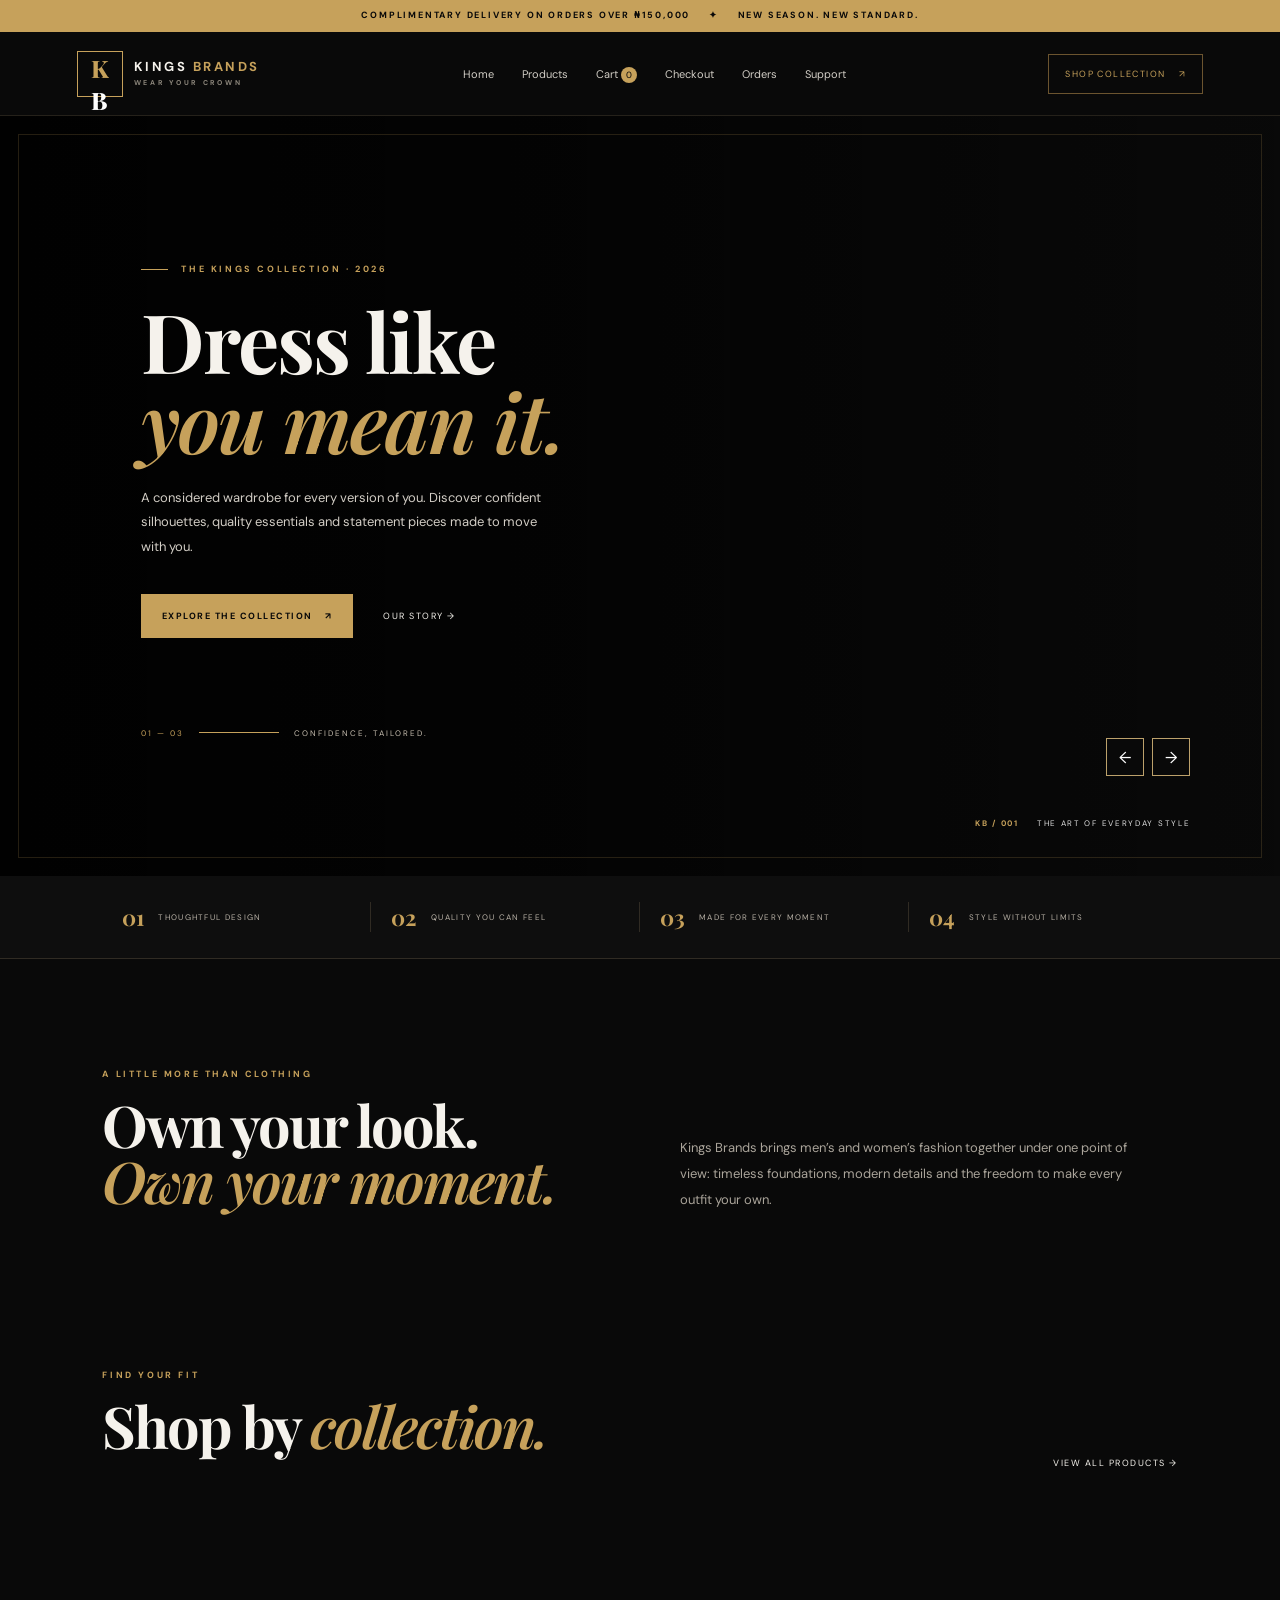
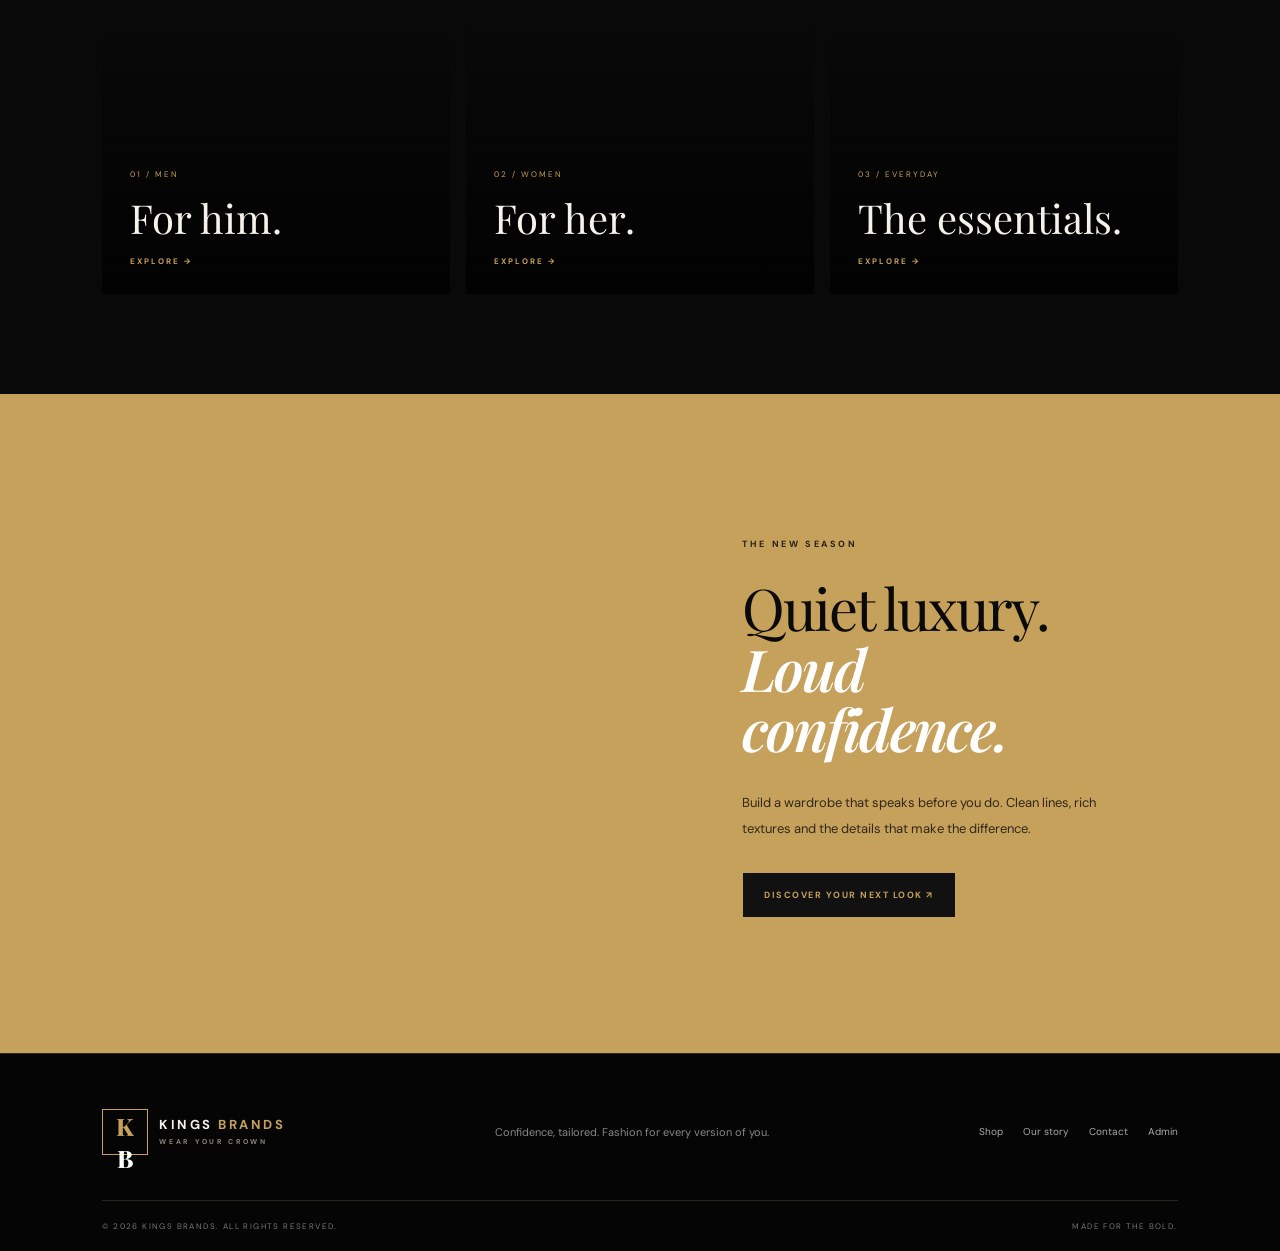
<file: index.html>
<!DOCTYPE html><html lang="en"><head><meta charset="UTF-8"><meta name="viewport" content="width=device-width, initial-scale=1.0"><meta name="theme-color" content="#090909"><title>Home | Kings Brands</title><link rel="preconnect" href="https://fonts.googleapis.com"><link rel="preconnect" href="https://fonts.gstatic.com" crossorigin><link href="https://fonts.googleapis.com/css2?family=DM+Sans:wght@400;500;600;700&family=Playfair+Display:wght@600;700;800&display=swap" rel="stylesheet"><link rel="stylesheet" href="styles.css"></head><body><div class="announcement">COMPLIMENTARY DELIVERY ON ORDERS OVER ₦150,000 <span>✦</span> NEW SEASON. NEW STANDARD.</div>
<header class="site-header">
  <a class="brand" href="index.html"><span class="brand-mark">K<span>B</span></span><span class="brand-name">KINGS <b>BRANDS</b><small>WEAR YOUR CROWN</small></span></a>
  <button class="menu-toggle" id="menuToggle" aria-label="Open navigation">☰</button>
  <nav id="mainNav"><a href="index.html">Home</a><a href="products.html">Products</a><a href="cart.html">Cart <i id="cartCount">0</i></a><a href="checkout.html">Checkout</a><a href="orders.html">Orders</a><a href="support.html">Support</a></nav>
  <a class="header-cta" href="products.html">SHOP COLLECTION <span>↗</span></a>
</header><main><section class="hero" id="home"><div class="hero-shade"></div><div class="hero-content"><p class="eyebrow"><span></span> THE KINGS COLLECTION · 2026</p><h1>Dress like<br><em>you mean it.</em></h1><p class="hero-copy">A considered wardrobe for every version of you. Discover confident silhouettes, quality essentials and statement pieces made to move with you.</p><div class="hero-actions"><a class="btn btn-gold" href="products.html">EXPLORE THE COLLECTION <span>↗</span></a><a class="text-link" href="#story">OUR STORY →</a></div><div class="hero-foot"><span>01 — 03</span><span class="hero-line"></span><span>CONFIDENCE, TAILORED.</span></div></div><div class="hero-caption"><b>KB / 001</b><span>THE ART OF EVERYDAY STYLE</span></div><div class="slide-controls"><button id="prevSlide">←</button><button id="nextSlide">→</button></div></section>
<section class="trust-strip"><div><b>01</b><span>THOUGHTFUL DESIGN</span></div><div><b>02</b><span>QUALITY YOU CAN FEEL</span></div><div><b>03</b><span>MADE FOR EVERY MOMENT</span></div><div><b>04</b><span>STYLE WITHOUT LIMITS</span></div></section>
<section class="section intro" id="story"><div><p class="eyebrow">A LITTLE MORE THAN CLOTHING</p><h2>Own your look.<br><em>Own your moment.</em></h2></div><p>Kings Brands brings men’s and women’s fashion together under one point of view: timeless foundations, modern details and the freedom to make every outfit your own.</p></section>
<section class="section category-section"><div class="section-heading"><div><p class="eyebrow">FIND YOUR FIT</p><h2>Shop by <em>collection.</em></h2></div><a class="text-link" href="products.html">VIEW ALL PRODUCTS →</a></div><div class="category-grid"><a href="products.html?gender=Men" class="category-card cat-men"><span>01 / MEN</span><h3>For him.</h3><b>EXPLORE →</b></a><a href="products.html?gender=Women" class="category-card cat-women"><span>02 / WOMEN</span><h3>For her.</h3><b>EXPLORE →</b></a><a href="products.html?gender=Essentials" class="category-card cat-essentials"><span>03 / EVERYDAY</span><h3>The essentials.</h3><b>EXPLORE →</b></a></div></section>
<section class="campaign section"><div class="campaign-image"></div><div class="campaign-copy"><p class="eyebrow">THE NEW SEASON</p><h2>Quiet luxury.<br><em>Loud confidence.</em></h2><p>Build a wardrobe that speaks before you do. Clean lines, rich textures and the details that make the difference.</p><a class="btn btn-dark" href="products.html">DISCOVER YOUR NEXT LOOK ↗</a></div></section></main><footer class="site-footer"><div class="footer-main"><a class="brand" href="index.html"><span class="brand-mark">K<span>B</span></span><span class="brand-name">KINGS <b>BRANDS</b><small>WEAR YOUR CROWN</small></span></a><p>Confidence, tailored. Fashion for every version of you.</p><div class="footer-links"><a href="products.html">Shop</a><a href="index.html#story">Our story</a><a href="support.html">Contact</a><a href="admin.html">Admin</a></div></div><div class="footer-bottom"><span>© <span id="year"></span> KINGS BRANDS. ALL RIGHTS RESERVED.</span><span>MADE FOR THE BOLD.</span></div></footer><div id="toast" class="toast" role="status"></div><script src="app.js"></script></body></html>
</file>
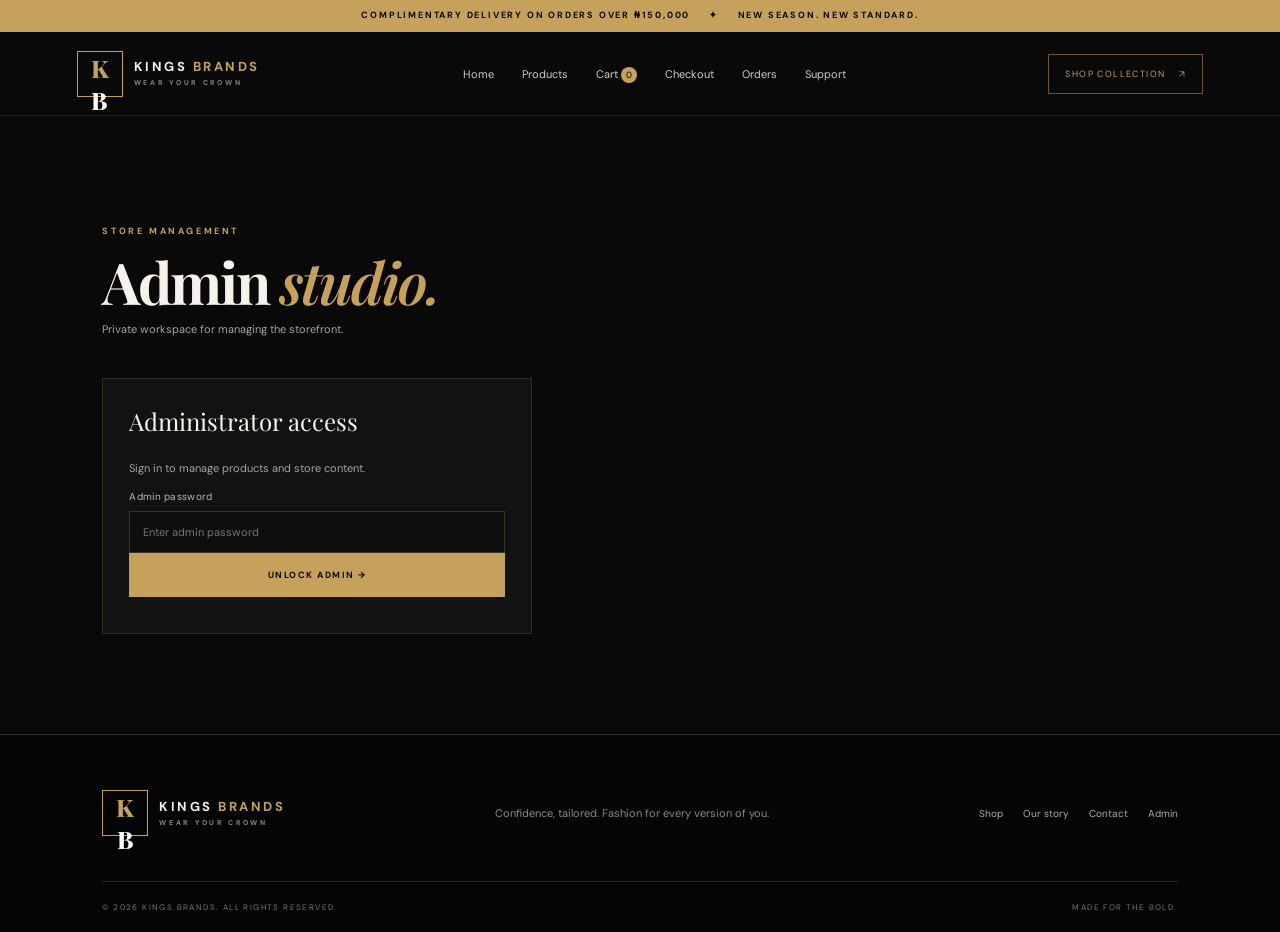
<file: admin.html>
<!DOCTYPE html><html lang="en"><head><meta charset="UTF-8"><meta name="viewport" content="width=device-width, initial-scale=1.0"><meta name="theme-color" content="#090909"><title>Admin Studio | Kings Brands</title><link rel="preconnect" href="https://fonts.googleapis.com"><link rel="preconnect" href="https://fonts.gstatic.com" crossorigin><link href="https://fonts.googleapis.com/css2?family=DM+Sans:wght@400;500;600;700&family=Playfair+Display:wght@600;700;800&display=swap" rel="stylesheet"><link rel="stylesheet" href="styles.css"></head><body><div class="announcement">COMPLIMENTARY DELIVERY ON ORDERS OVER ₦150,000 <span>✦</span> NEW SEASON. NEW STANDARD.</div>
<header class="site-header">
  <a class="brand" href="index.html"><span class="brand-mark">K<span>B</span></span><span class="brand-name">KINGS <b>BRANDS</b><small>WEAR YOUR CROWN</small></span></a>
  <button class="menu-toggle" id="menuToggle" aria-label="Open navigation">☰</button>
  <nav id="mainNav"><a href="index.html">Home</a><a href="products.html">Products</a><a href="cart.html">Cart <i id="cartCount">0</i></a><a href="checkout.html">Checkout</a><a href="orders.html">Orders</a><a href="support.html">Support</a></nav>
  <a class="header-cta" href="products.html">SHOP COLLECTION <span>↗</span></a>
</header><main><section class="section inner-page admin-section"><div class="page-heading"><p class="eyebrow">STORE MANAGEMENT</p><h2>Admin <em>studio.</em></h2><p class="muted">Private workspace for managing the storefront.</p></div><div id="adminLogin" class="admin-login form-card"><h3>Administrator access</h3><p class="muted">Sign in to manage products and store content.</p><form id="adminLoginForm"><label>Admin password<input name="password" type="password" required placeholder="Enter admin password"></label><button class="btn btn-gold full">UNLOCK ADMIN →</button><p id="adminLoginError" class="form-status"></p></form></div><div id="adminPanel" hidden><div class="admin-top"><div><span class="eyebrow">CONTROL CENTRE</span><h3>Store overview</h3></div><button class="btn btn-outline" id="adminLogout">LOG OUT</button></div><div class="admin-stats"><div><span>PRODUCTS</span><b id="adminProductCount">50</b></div><div><span>ORDERS ON THIS DEVICE</span><b id="adminOrderCount">0</b></div><div><span>FEEDBACK MESSAGES</span><b id="adminFeedbackCount">0</b></div></div><div class="admin-tabs"><button class="active" data-admin-tab="manage">PRODUCTS</button><button data-admin-tab="content">HOMEPAGE TEXT</button><button data-admin-tab="orders">ORDERS</button><button data-admin-tab="feedback">FEEDBACK</button></div><div id="adminManage" class="admin-content"><div class="admin-add"><h3>Add / edit product</h3><form id="productForm" class="form-grid"><input type="hidden" name="id"><label>Product name<input name="name" required></label><label>Price (₦)<input name="price" type="number" min="0" required></label><label>Category<input name="category" required></label><label>For<select name="gender"><option>Men</option><option>Women</option><option>Essentials</option></select></label><label>Image URL<input name="image"></label><label>Badge<input name="badge" placeholder="NEW / BESTSELLER"></label><label class="wide">Description<textarea name="description" rows="2"></textarea></label><div class="wide admin-form-actions"><button class="btn btn-gold">SAVE PRODUCT</button><button type="button" class="btn btn-outline" id="clearProductForm">CLEAR</button></div></form></div><div class="admin-product-list" id="adminProductList"></div></div><div id="adminContent" class="admin-content" hidden><h3>Edit homepage copy</h3><form id="contentForm" class="form-card"><label>Hero eyebrow<input name="eyebrow"></label><label>Main headline<input name="headline"></label><label>Hero description<textarea name="description" rows="3"></textarea></label><label>Announcement bar<input name="announcement"></label><button class="btn btn-gold">SAVE HOMEPAGE TEXT</button></form></div><div id="adminOrders" class="admin-content" hidden><div id="adminOrdersList"></div></div><div id="adminFeedback" class="admin-content" hidden><div id="adminFeedbackList"></div></div></div></section></main><footer class="site-footer"><div class="footer-main"><a class="brand" href="index.html"><span class="brand-mark">K<span>B</span></span><span class="brand-name">KINGS <b>BRANDS</b><small>WEAR YOUR CROWN</small></span></a><p>Confidence, tailored. Fashion for every version of you.</p><div class="footer-links"><a href="products.html">Shop</a><a href="index.html#story">Our story</a><a href="support.html">Contact</a><a href="admin.html">Admin</a></div></div><div class="footer-bottom"><span>© <span id="year"></span> KINGS BRANDS. ALL RIGHTS RESERVED.</span><span>MADE FOR THE BOLD.</span></div></footer><div id="toast" class="toast" role="status"></div><script src="app.js"></script></body></html>
</file>
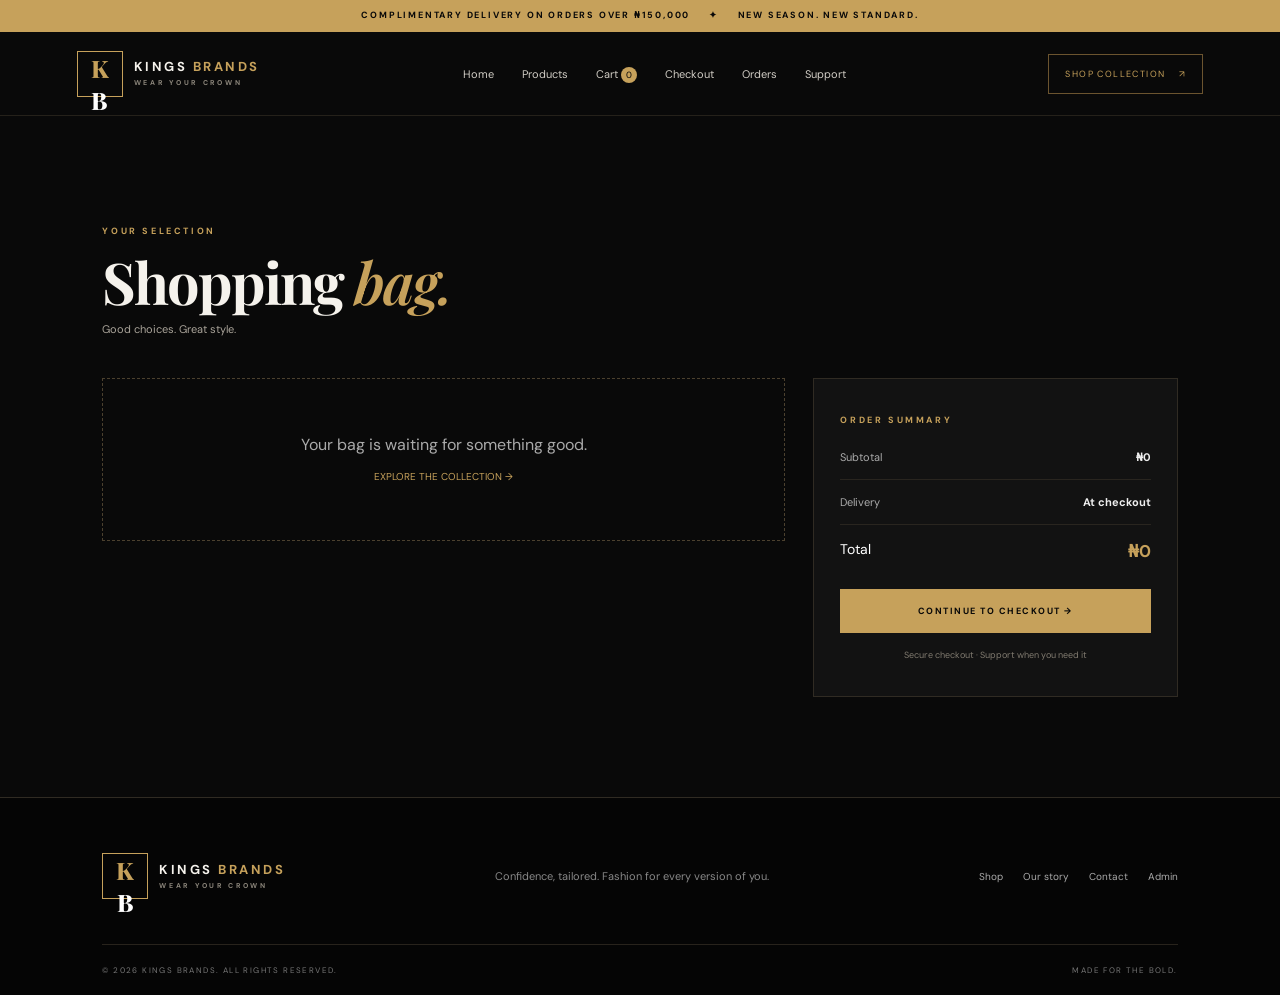
<file: cart.html>
<!DOCTYPE html><html lang="en"><head><meta charset="UTF-8"><meta name="viewport" content="width=device-width, initial-scale=1.0"><meta name="theme-color" content="#090909"><title>Shopping Cart | Kings Brands</title><link rel="preconnect" href="https://fonts.googleapis.com"><link rel="preconnect" href="https://fonts.gstatic.com" crossorigin><link href="https://fonts.googleapis.com/css2?family=DM+Sans:wght@400;500;600;700&family=Playfair+Display:wght@600;700;800&display=swap" rel="stylesheet"><link rel="stylesheet" href="styles.css"></head><body><div class="announcement">COMPLIMENTARY DELIVERY ON ORDERS OVER ₦150,000 <span>✦</span> NEW SEASON. NEW STANDARD.</div>
<header class="site-header">
  <a class="brand" href="index.html"><span class="brand-mark">K<span>B</span></span><span class="brand-name">KINGS <b>BRANDS</b><small>WEAR YOUR CROWN</small></span></a>
  <button class="menu-toggle" id="menuToggle" aria-label="Open navigation">☰</button>
  <nav id="mainNav"><a href="index.html">Home</a><a href="products.html">Products</a><a href="cart.html">Cart <i id="cartCount">0</i></a><a href="checkout.html">Checkout</a><a href="orders.html">Orders</a><a href="support.html">Support</a></nav>
  <a class="header-cta" href="products.html">SHOP COLLECTION <span>↗</span></a>
</header><main><section class="section inner-page"><div class="page-heading"><p class="eyebrow">YOUR SELECTION</p><h2>Shopping <em>bag.</em></h2><p class="muted">Good choices. Great style.</p></div><div class="cart-layout"><div id="cartItems" class="cart-items"></div><aside class="summary-card"><p class="eyebrow">ORDER SUMMARY</p><div class="summary-line"><span>Subtotal</span><b id="cartSubtotal">₦0</b></div><div class="summary-line"><span>Delivery</span><b>At checkout</b></div><div class="summary-line total"><span>Total</span><b id="cartTotal">₦0</b></div><a class="btn btn-gold full" href="checkout.html">CONTINUE TO CHECKOUT →</a><p class="fine-print">Secure checkout · Support when you need it</p></aside></div></section></main><footer class="site-footer"><div class="footer-main"><a class="brand" href="index.html"><span class="brand-mark">K<span>B</span></span><span class="brand-name">KINGS <b>BRANDS</b><small>WEAR YOUR CROWN</small></span></a><p>Confidence, tailored. Fashion for every version of you.</p><div class="footer-links"><a href="products.html">Shop</a><a href="index.html#story">Our story</a><a href="support.html">Contact</a><a href="admin.html">Admin</a></div></div><div class="footer-bottom"><span>© <span id="year"></span> KINGS BRANDS. ALL RIGHTS RESERVED.</span><span>MADE FOR THE BOLD.</span></div></footer><div id="toast" class="toast" role="status"></div><script src="app.js"></script></body></html>
</file>
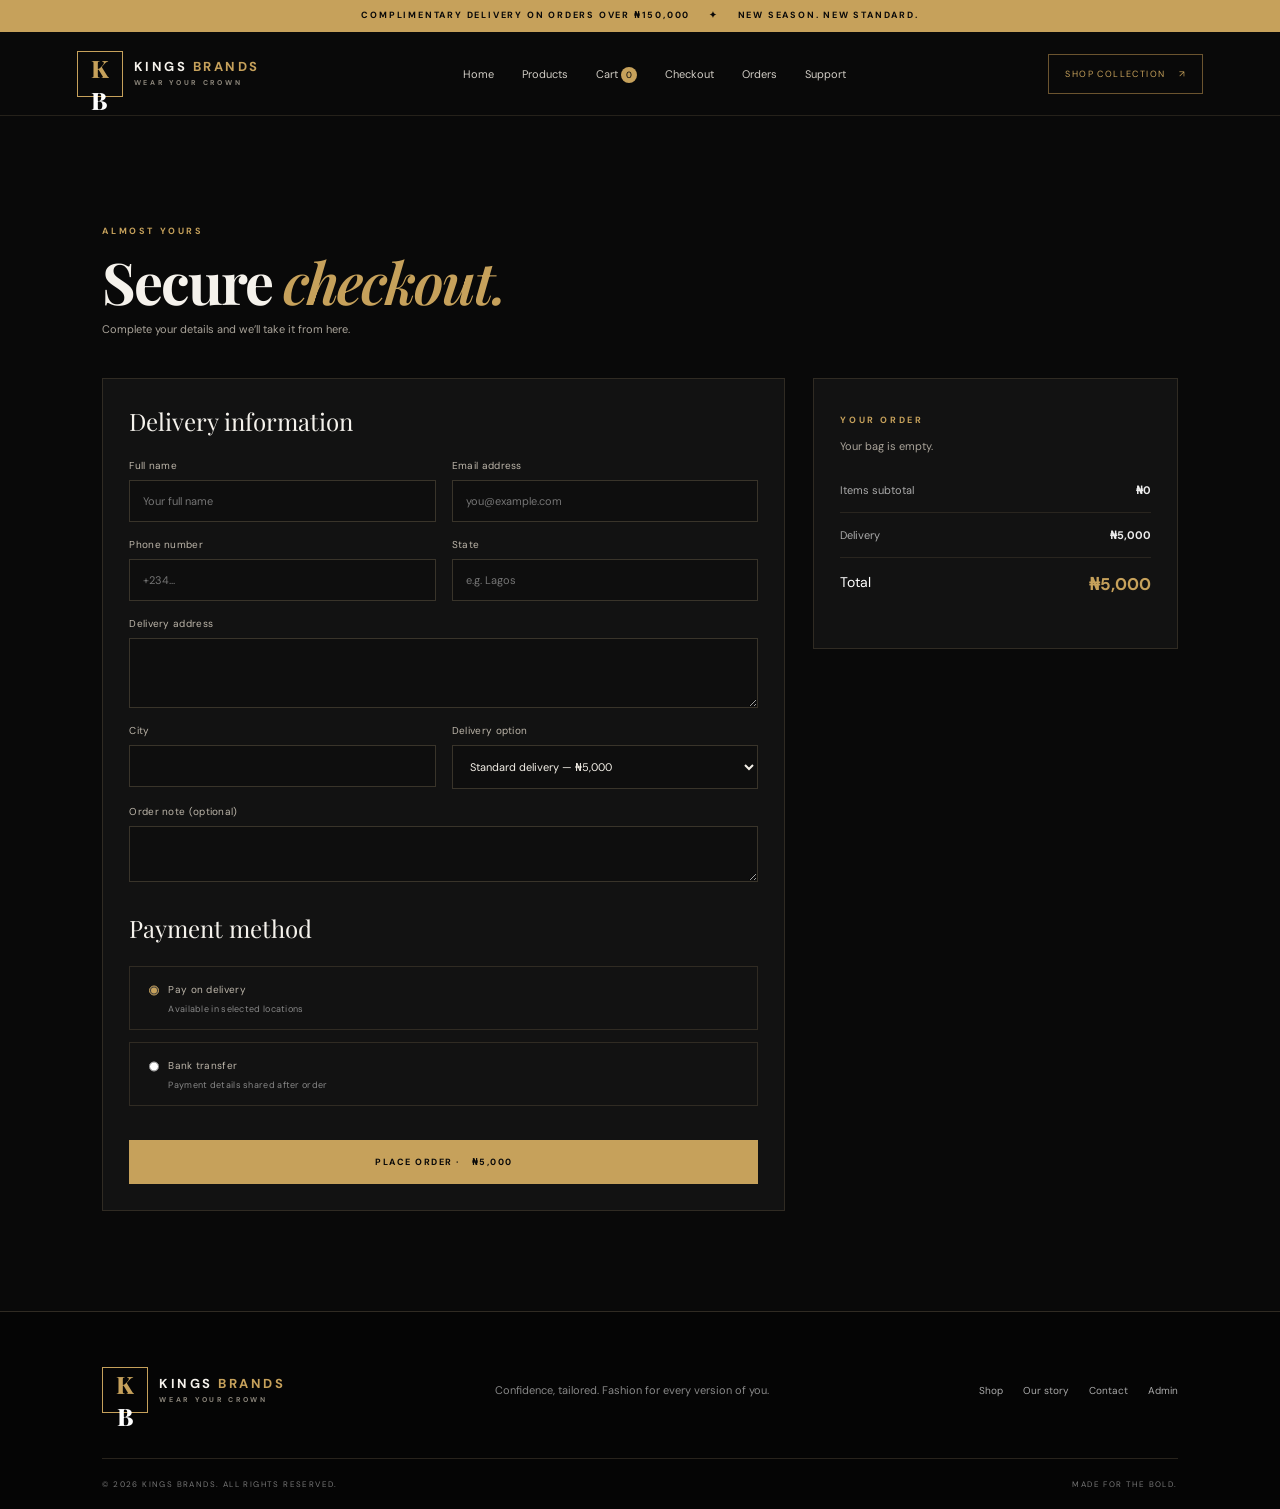
<file: checkout.html>
<!DOCTYPE html><html lang="en"><head><meta charset="UTF-8"><meta name="viewport" content="width=device-width, initial-scale=1.0"><meta name="theme-color" content="#090909"><title>Checkout | Kings Brands</title><link rel="preconnect" href="https://fonts.googleapis.com"><link rel="preconnect" href="https://fonts.gstatic.com" crossorigin><link href="https://fonts.googleapis.com/css2?family=DM+Sans:wght@400;500;600;700&family=Playfair+Display:wght@600;700;800&display=swap" rel="stylesheet"><link rel="stylesheet" href="styles.css"></head><body><div class="announcement">COMPLIMENTARY DELIVERY ON ORDERS OVER ₦150,000 <span>✦</span> NEW SEASON. NEW STANDARD.</div>
<header class="site-header">
  <a class="brand" href="index.html"><span class="brand-mark">K<span>B</span></span><span class="brand-name">KINGS <b>BRANDS</b><small>WEAR YOUR CROWN</small></span></a>
  <button class="menu-toggle" id="menuToggle" aria-label="Open navigation">☰</button>
  <nav id="mainNav"><a href="index.html">Home</a><a href="products.html">Products</a><a href="cart.html">Cart <i id="cartCount">0</i></a><a href="checkout.html">Checkout</a><a href="orders.html">Orders</a><a href="support.html">Support</a></nav>
  <a class="header-cta" href="products.html">SHOP COLLECTION <span>↗</span></a>
</header><main><section class="section inner-page"><div class="page-heading"><p class="eyebrow">ALMOST YOURS</p><h2>Secure <em>checkout.</em></h2><p class="muted">Complete your details and we’ll take it from here.</p></div><form id="checkoutForm" class="checkout-layout"><div class="form-card"><h3>Delivery information</h3><div class="form-grid"><label>Full name<input name="name" required placeholder="Your full name"></label><label>Email address<input name="email" type="email" required placeholder="you@example.com"></label><label>Phone number<input name="phone" type="tel" required placeholder="+234..."></label><label>State<input name="state" required placeholder="e.g. Lagos"></label><label class="wide">Delivery address<textarea name="address" required rows="3"></textarea></label><label>City<input name="city" required></label><label>Delivery option<select name="delivery"><option value="5000">Standard delivery — ₦5,000</option><option value="10000">Express delivery — ₦10,000</option></select></label><label class="wide">Order note (optional)<textarea name="note" rows="2"></textarea></label></div><h3 class="payment-title">Payment method</h3><label class="payment-option"><input type="radio" name="payment" value="Pay on delivery" checked> Pay on delivery <span>Available in selected locations</span></label><label class="payment-option"><input type="radio" name="payment" value="Bank transfer"> Bank transfer <span>Payment details shared after order</span></label><button class="btn btn-gold full" type="submit">PLACE ORDER · <span id="checkoutTotal">₦5,000</span></button></div><aside class="summary-card"><p class="eyebrow">YOUR ORDER</p><div id="checkoutItems"></div><div class="summary-line"><span>Items subtotal</span><b id="checkoutSubtotal">₦0</b></div><div class="summary-line"><span>Delivery</span><b id="checkoutDelivery">₦5,000</b></div><div class="summary-line total"><span>Total</span><b id="checkoutGrand">₦5,000</b></div></aside></form></section></main><footer class="site-footer"><div class="footer-main"><a class="brand" href="index.html"><span class="brand-mark">K<span>B</span></span><span class="brand-name">KINGS <b>BRANDS</b><small>WEAR YOUR CROWN</small></span></a><p>Confidence, tailored. Fashion for every version of you.</p><div class="footer-links"><a href="products.html">Shop</a><a href="index.html#story">Our story</a><a href="support.html">Contact</a><a href="admin.html">Admin</a></div></div><div class="footer-bottom"><span>© <span id="year"></span> KINGS BRANDS. ALL RIGHTS RESERVED.</span><span>MADE FOR THE BOLD.</span></div></footer><div id="toast" class="toast" role="status"></div><script src="app.js"></script></body></html>
</file>
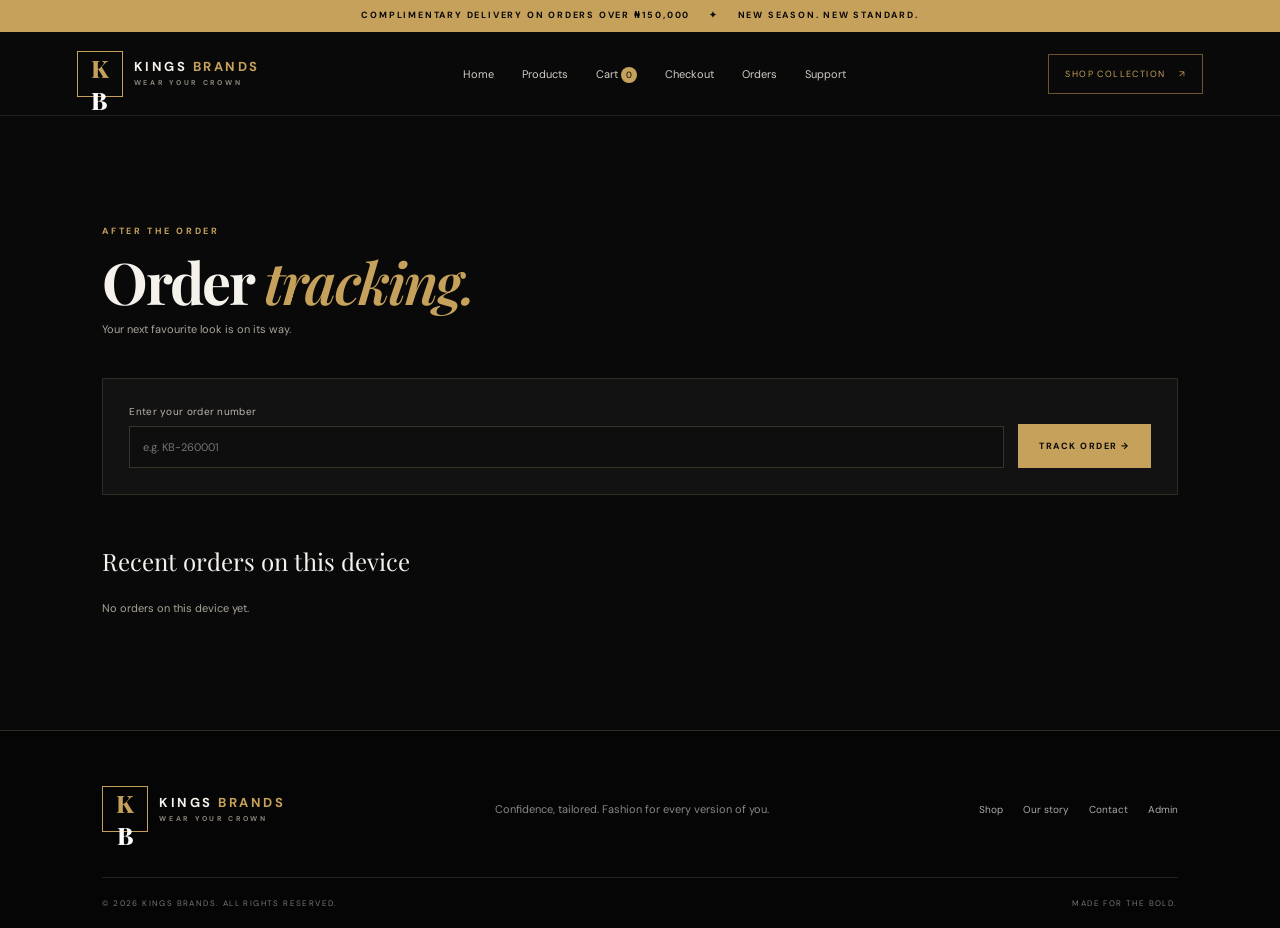
<file: orders.html>
<!DOCTYPE html><html lang="en"><head><meta charset="UTF-8"><meta name="viewport" content="width=device-width, initial-scale=1.0"><meta name="theme-color" content="#090909"><title>Orders & Tracking | Kings Brands</title><link rel="preconnect" href="https://fonts.googleapis.com"><link rel="preconnect" href="https://fonts.gstatic.com" crossorigin><link href="https://fonts.googleapis.com/css2?family=DM+Sans:wght@400;500;600;700&family=Playfair+Display:wght@600;700;800&display=swap" rel="stylesheet"><link rel="stylesheet" href="styles.css"></head><body><div class="announcement">COMPLIMENTARY DELIVERY ON ORDERS OVER ₦150,000 <span>✦</span> NEW SEASON. NEW STANDARD.</div>
<header class="site-header">
  <a class="brand" href="index.html"><span class="brand-mark">K<span>B</span></span><span class="brand-name">KINGS <b>BRANDS</b><small>WEAR YOUR CROWN</small></span></a>
  <button class="menu-toggle" id="menuToggle" aria-label="Open navigation">☰</button>
  <nav id="mainNav"><a href="index.html">Home</a><a href="products.html">Products</a><a href="cart.html">Cart <i id="cartCount">0</i></a><a href="checkout.html">Checkout</a><a href="orders.html">Orders</a><a href="support.html">Support</a></nav>
  <a class="header-cta" href="products.html">SHOP COLLECTION <span>↗</span></a>
</header><main><section class="section inner-page"><div class="page-heading"><p class="eyebrow">AFTER THE ORDER</p><h2>Order <em>tracking.</em></h2><p class="muted">Your next favourite look is on its way.</p></div><div class="tracking-card"><form id="trackForm"><label>Enter your order number<input name="orderId" placeholder="e.g. KB-260001" required></label><button class="btn btn-gold" type="submit">TRACK ORDER →</button></form><div id="trackingResult"></div></div><div class="orders-list"><h3>Recent orders on this device</h3><div id="orderHistory"></div></div></section></main><footer class="site-footer"><div class="footer-main"><a class="brand" href="index.html"><span class="brand-mark">K<span>B</span></span><span class="brand-name">KINGS <b>BRANDS</b><small>WEAR YOUR CROWN</small></span></a><p>Confidence, tailored. Fashion for every version of you.</p><div class="footer-links"><a href="products.html">Shop</a><a href="index.html#story">Our story</a><a href="support.html">Contact</a><a href="admin.html">Admin</a></div></div><div class="footer-bottom"><span>© <span id="year"></span> KINGS BRANDS. ALL RIGHTS RESERVED.</span><span>MADE FOR THE BOLD.</span></div></footer><div id="toast" class="toast" role="status"></div><script src="app.js"></script></body></html>
</file>
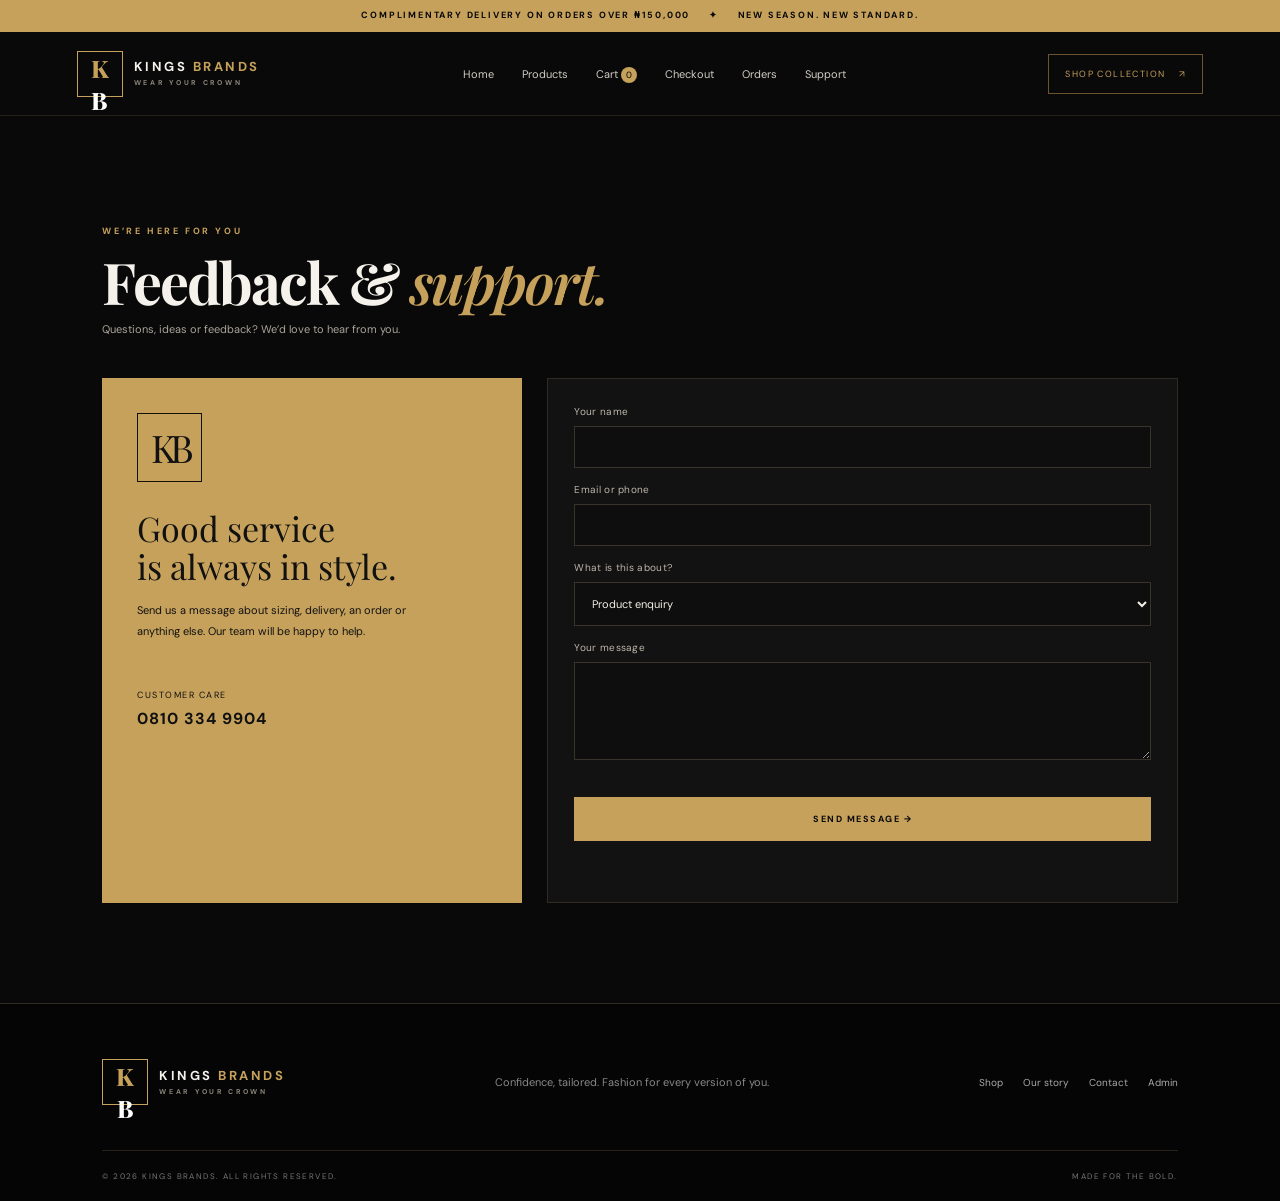
<file: support.html>
<!DOCTYPE html><html lang="en"><head><meta charset="UTF-8"><meta name="viewport" content="width=device-width, initial-scale=1.0"><meta name="theme-color" content="#090909"><title>Feedback & Support | Kings Brands</title><link rel="preconnect" href="https://fonts.googleapis.com"><link rel="preconnect" href="https://fonts.gstatic.com" crossorigin><link href="https://fonts.googleapis.com/css2?family=DM+Sans:wght@400;500;600;700&family=Playfair+Display:wght@600;700;800&display=swap" rel="stylesheet"><link rel="stylesheet" href="styles.css"></head><body><div class="announcement">COMPLIMENTARY DELIVERY ON ORDERS OVER ₦150,000 <span>✦</span> NEW SEASON. NEW STANDARD.</div>
<header class="site-header">
  <a class="brand" href="index.html"><span class="brand-mark">K<span>B</span></span><span class="brand-name">KINGS <b>BRANDS</b><small>WEAR YOUR CROWN</small></span></a>
  <button class="menu-toggle" id="menuToggle" aria-label="Open navigation">☰</button>
  <nav id="mainNav"><a href="index.html">Home</a><a href="products.html">Products</a><a href="cart.html">Cart <i id="cartCount">0</i></a><a href="checkout.html">Checkout</a><a href="orders.html">Orders</a><a href="support.html">Support</a></nav>
  <a class="header-cta" href="products.html">SHOP COLLECTION <span>↗</span></a>
</header><main><section class="section inner-page"><div class="page-heading"><p class="eyebrow">WE’RE HERE FOR YOU</p><h2>Feedback & <em>support.</em></h2><p class="muted">Questions, ideas or feedback? We’d love to hear from you.</p></div><div class="support-layout"><div class="support-note"><span class="support-symbol">KB</span><h3>Good service<br>is always in style.</h3><p>Send us a message about sizing, delivery, an order or anything else. Our team will be happy to help.</p><p class="support-contact">CUSTOMER CARE<br><b>0810 334 9904</b></p></div><form id="feedbackForm" class="form-card"><label>Your name<input name="name" required></label><label>Email or phone<input name="contact" required></label><label>What is this about?<select name="topic"><option>Product enquiry</option><option>Order or delivery</option><option>Return or exchange</option><option>Feedback</option><option>Other</option></select></label><label>Your message<textarea name="message" rows="5" required></textarea></label><button class="btn btn-gold full">SEND MESSAGE →</button><p id="feedbackStatus" class="form-status"></p></form></div></section></main><footer class="site-footer"><div class="footer-main"><a class="brand" href="index.html"><span class="brand-mark">K<span>B</span></span><span class="brand-name">KINGS <b>BRANDS</b><small>WEAR YOUR CROWN</small></span></a><p>Confidence, tailored. Fashion for every version of you.</p><div class="footer-links"><a href="products.html">Shop</a><a href="index.html#story">Our story</a><a href="support.html">Contact</a><a href="admin.html">Admin</a></div></div><div class="footer-bottom"><span>© <span id="year"></span> KINGS BRANDS. ALL RIGHTS RESERVED.</span><span>MADE FOR THE BOLD.</span></div></footer><div id="toast" class="toast" role="status"></div><script src="app.js"></script></body></html>
</file>
<file: styles.css>
*{box-sizing:border-box} :root{--black:#090909;--panel:#121212;--panel2:#181818;--gold:#c6a15b;--gold2:#e2c17c;--white:#f5f2ec;--muted:#aaa49a;--line:#302b23}html{scroll-behavior:smooth;scroll-padding-top:100px}body{margin:0;background:var(--black);color:var(--white);font-family:"DM Sans",sans-serif}a{color:inherit;text-decoration:none}button,input,select,textarea{font:inherit}.announcement{height:32px;background:var(--gold);color:#090909;text-align:center;font-size:9px;letter-spacing:1.8px;font-weight:700;padding:9px}.announcement span{padding:0 15px}.site-header{height:84px;padding:0 6%;display:flex;align-items:center;justify-content:space-between;background:#090909;border-bottom:1px solid #25211a;position:sticky;top:0;z-index:20}.brand{display:flex;align-items:center;gap:11px}.brand-mark{width:46px;height:46px;border:1px solid var(--gold);display:grid;place-items:center;font-family:"Playfair Display";font-size:24px;font-weight:800;color:var(--gold);letter-spacing:-5px;padding-right:5px}.brand-mark span{color:#fff}.brand-name{font-size:13px;letter-spacing:2.5px;font-weight:700;line-height:1.1}.brand-name b{color:var(--gold)}.brand-name small{display:block;font-size:7px;letter-spacing:2.7px;color:#8d877c;margin-top:5px}nav{display:flex;align-items:center;gap:28px}nav a{font-size:11px;color:#d1cdc5;transition:.2s}nav a:hover,nav a:focus{color:var(--gold)}nav i{font-style:normal;background:var(--gold);color:#090909;border-radius:50%;padding:2px 5px;font-size:9px}.header-cta{font-size:9px;letter-spacing:1.4px;color:var(--gold);border:1px solid #6b542f;padding:13px 16px}.header-cta span{padding-left:10px}.menu-toggle{display:none;background:none;color:white;border:0;font-size:23px}.hero{min-height:650px;height:min(760px,78vw);position:relative;background-image:url("https://images.unsplash.com/photo-1539109136881-3be0616acf4b?auto=format&fit=crop&w=2200&q=90");background-size:cover;background-position:center 35%;display:flex;align-items:center;overflow:hidden;transition:background-image .6s}.hero:before{content:"";position:absolute;inset:0;background:linear-gradient(90deg,rgba(0,0,0,.9) 0%,rgba(0,0,0,.65) 42%,rgba(0,0,0,.05) 100%)}.hero-shade{position:absolute;inset:0;border:1px solid rgba(198,161,91,.18);margin:18px;pointer-events:none}.hero-content{position:relative;z-index:1;margin-left:11%;max-width:570px;padding:70px 0}.eyebrow{font-size:9px;letter-spacing:2.6px;color:var(--gold);font-weight:700}.eyebrow span{display:inline-block;width:27px;height:1px;background:var(--gold);vertical-align:middle;margin-right:9px}.hero h1,.section h2,.page-heading h2{font-family:"Playfair Display",serif;font-size:clamp(48px,6.4vw,88px);line-height:.98;letter-spacing:-2px;margin:25px 0}.hero h1 em,.section h2 em,.page-heading h2 em,.campaign h2 em{color:var(--gold);font-weight:600}.hero-copy{font-size:13px;line-height:1.9;color:#d2cdc5;max-width:410px}.hero-actions{display:flex;align-items:center;gap:30px;margin-top:34px}.btn{display:inline-flex;justify-content:center;align-items:center;gap:12px;border:0;cursor:pointer;padding:16px 21px;font-size:9px;letter-spacing:1.5px;font-weight:700;transition:.25s}.btn-gold{background:var(--gold);color:#090909}.btn-gold:hover{background:var(--gold2);transform:translateY(-2px)}.btn-dark{background:#111;color:var(--gold);border:1px solid var(--gold)}.btn-outline{background:transparent;border:1px solid #645334;color:var(--gold)}.full{width:100%}.text-link{font-size:9px;letter-spacing:1.5px;color:var(--white)}.text-link span{color:var(--gold);padding-left:8px}.hero-foot{display:flex;align-items:center;gap:15px;margin-top:90px;font-size:8px;letter-spacing:2px;color:#c5bcae}.hero-foot span:first-child{color:var(--gold)}.hero-line{width:80px;height:1px;background:var(--gold)}.hero-caption{position:absolute;right:7%;bottom:48px;display:flex;gap:18px;align-items:center;font-size:8px;letter-spacing:1.7px;color:#ddd}.hero-caption b{color:var(--gold)}.slide-controls{position:absolute;right:7%;bottom:100px;display:flex;gap:8px}.slide-controls button{width:38px;height:38px;border:1px solid #bca16b;background:#0b0b0b99;color:white;cursor:pointer}.trust-strip{display:grid;grid-template-columns:repeat(4,1fr);padding:26px 8%;border-bottom:1px solid var(--line);background:#0e0e0e}.trust-strip div{display:flex;align-items:center;gap:14px;border-right:1px solid #302b23;padding-left:20px}.trust-strip div:last-child{border:0}.trust-strip b{font-family:"Playfair Display";font-size:22px;color:var(--gold)}.trust-strip span{font-size:8px;letter-spacing:1.3px;color:#b7b0a5}.section{padding:100px 8%}.intro{display:grid;grid-template-columns:1fr 1fr;align-items:end;gap:80px}.section h2,.page-heading h2{font-size:clamp(39px,4.5vw,61px);margin:16px 0}.intro>p,.campaign-copy>p:not(.eyebrow){font-size:13px;line-height:2;color:var(--muted);max-width:470px;margin-bottom:12px}.section-heading{display:flex;align-items:end;justify-content:space-between;margin-bottom:35px}.category-section{padding-top:35px}.category-grid{display:grid;grid-template-columns:repeat(3,1fr);gap:16px}.category-card{height:390px;position:relative;display:flex;flex-direction:column;justify-content:flex-end;padding:28px;background-size:cover;background-position:center;overflow:hidden}.category-card:before{content:"";position:absolute;inset:0;background:linear-gradient(0deg,rgba(0,0,0,.82),transparent 75%);transition:.3s}.category-card:hover:before{background:linear-gradient(0deg,rgba(0,0,0,.9),rgba(0,0,0,.1))}.category-card>*{position:relative}.category-card span,.category-card b{font-size:8px;letter-spacing:2px;color:var(--gold)}.category-card h3{font:40px "Playfair Display";margin:12px 0}.cat-men{background-image:url("https://images.unsplash.com/photo-1516257984-b1b4d707412e?auto=format&fit=crop&w=900&q=85")}.cat-women{background-image:url("https://images.unsplash.com/photo-1483985988355-763728e1935b?auto=format&fit=crop&w=900&q=85")}.cat-essentials{background-image:url("https://images.unsplash.com/photo-1529139574466-a303027c1d8b?auto=format&fit=crop&w=900&q=85")}.products-section{background:#0d0d0d}.muted{font-size:11px;color:var(--muted);line-height:1.8}.shop-toolbar{display:flex;justify-content:space-between;align-items:center;gap:20px;margin:32px 0 25px;padding:15px 0;border-top:1px solid var(--line);border-bottom:1px solid var(--line)}.filter-tabs{display:flex;gap:7px}.filter-tabs button,.admin-tabs button{background:transparent;color:#aaa;border:0;padding:10px 14px;font-size:9px;letter-spacing:1px;cursor:pointer}.filter-tabs button.active,.admin-tabs button.active{color:var(--gold);border-bottom:1px solid var(--gold)}.shop-tools{display:flex;gap:8px}.shop-tools input,.shop-tools select{background:#171717;border:1px solid #38332a;color:#ddd;padding:11px;font-size:10px;min-width:125px;outline:none}.shop-tools input{width:190px}.product-grid{display:grid;grid-template-columns:repeat(4,minmax(0,1fr));gap:25px 16px}.product-card{min-width:0;position:relative;background:#131313;border:1px solid #24211c;transition:.25s}.product-card:hover{transform:translateY(-4px);border-color:#79613a}.product-photo-wrap{height:290px;position:relative;background:#1c1b19;overflow:hidden}.product-photo{width:100%;height:100%;object-fit:cover;display:block;transition:transform .5s}.product-card:hover .product-photo{transform:scale(1.04)}.product-fallback{height:100%;display:grid;place-items:center;font:50px "Playfair Display";color:#a98a53;background:linear-gradient(135deg,#24211b,#101010)}.product-badge{position:absolute;top:12px;left:12px;background:var(--gold);color:#090909;padding:6px 8px;font-size:7px;letter-spacing:1px;font-weight:700}.product-logo{position:absolute;right:12px;bottom:12px;width:33px;height:33px;border:1px solid #c6a15b;background:#090909dd;color:var(--gold);display:grid;place-items:center;font:14px "Playfair Display";letter-spacing:-3px;padding-right:3px}.product-info{padding:15px}.product-meta{font-size:8px;letter-spacing:1.5px;color:var(--gold);text-transform:uppercase}.product-info h3{font-size:12px;font-weight:500;margin:8px 0 12px}.product-bottom{display:flex;justify-content:space-between;align-items:center}.product-price{font-size:12px;font-weight:700}.add-btn{background:transparent;border:1px solid #695332;color:var(--gold);padding:8px 10px;font-size:8px;letter-spacing:1px;cursor:pointer}.add-btn:hover{background:var(--gold);color:#000}.product-count{text-align:center;color:#888;font-size:10px;margin-top:28px}.campaign{display:grid;grid-template-columns:1.1fr .9fr;padding-top:80px;padding-bottom:80px;background:#c6a15b;color:#0a0a0a}.campaign-image{min-height:440px;background:url("https://images.unsplash.com/photo-1523398002811-999ca8dec234?auto=format&fit=crop&w=1100&q=85") center/cover}.campaign-copy{padding:55px 10%;display:flex;flex-direction:column;justify-content:center}.campaign-copy .eyebrow{color:#292012}.campaign h2{font:clamp(40px,4.5vw,60px)/1.05 "Playfair Display";margin:18px 0}.campaign h2 em{color:#fff}.campaign-copy>p:not(.eyebrow){color:#322817}.campaign .btn{align-self:flex-start;margin-top:18px}.inner-page{min-height:55vh}.page-heading{margin-bottom:38px}.page-heading h2{margin-bottom:10px}.cart-layout,.checkout-layout{display:grid;grid-template-columns:1.5fr .8fr;gap:28px;align-items:start}.cart-items{display:grid;gap:12px}.cart-row{display:grid;grid-template-columns:105px 1fr auto;gap:18px;align-items:center;background:var(--panel);border:1px solid var(--line);padding:12px}.cart-thumb{height:110px;background:#222;object-fit:cover;width:100%}.cart-row h4{font-size:13px;margin:0 0 7px}.cart-row small{color:var(--gold);font-size:9px}.cart-row .price{font-size:12px;margin-top:10px}.qty-control{display:flex;align-items:center;gap:10px;margin-top:12px}.qty-control button,.remove-btn{background:#25221c;color:var(--gold);border:1px solid #4c402c;padding:5px 9px;cursor:pointer}.remove-btn{color:#aaa}.summary-card,.form-card,.tracking-card{background:var(--panel);border:1px solid var(--line);padding:26px}.summary-line{display:flex;justify-content:space-between;gap:12px;padding:15px 0;border-bottom:1px solid #29251f;font-size:11px;color:#aaa}.summary-line b{color:#eee}.summary-line.total{font-size:14px;color:#fff;border:0;margin-bottom:12px}.summary-line.total b{color:var(--gold);font-size:17px}.fine-print{font-size:9px;color:#817b70;text-align:center;margin-top:16px}.empty-state{padding:55px 20px;text-align:center;border:1px dashed #4b402e;color:#aaa}.empty-state a{display:inline-block;color:var(--gold);margin-top:15px;font-size:10px}.form-card h3,.orders-list h3,.admin-content h3{font:24px "Playfair Display";margin:0 0 22px}.form-grid{display:grid;grid-template-columns:1fr 1fr;gap:16px}.form-grid .wide{grid-column:1/-1}label{display:flex;flex-direction:column;gap:8px;font-size:10px;color:#bdb6aa;letter-spacing:.3px}input,textarea,select{background:#0e0e0e;border:1px solid #39342a;color:#f4f0e8;padding:13px;outline:none;width:100%;font-size:11px}input:focus,textarea:focus,select:focus{border-color:var(--gold)}textarea{resize:vertical}.payment-title{margin-top:30px!important}.payment-option{display:grid;grid-template-columns:18px 1fr;align-items:center;gap:6px;margin:12px 0;padding:14px;border:1px solid var(--line)}.payment-option input{width:auto;accent-color:var(--gold)}.payment-option span{grid-column:2;color:#888;font-size:9px}.form-card>.btn{margin-top:22px}.tracking-card form{display:flex;align-items:end;gap:14px}.tracking-card form label{flex:1}.tracking-result{margin-top:22px}.track-result{border:1px solid var(--line);padding:20px;margin-top:18px}.track-result h3{color:var(--gold)}.track-steps{display:flex;justify-content:space-between;margin-top:24px;gap:10px}.track-step{flex:1;border-top:2px solid #4a4030;padding-top:10px;font-size:9px;color:#aaa}.track-step.done{border-color:var(--gold);color:var(--gold)}.orders-list{margin-top:50px}.order-entry{display:flex;justify-content:space-between;align-items:center;padding:17px;background:var(--panel);border:1px solid var(--line);margin:8px 0;font-size:11px}.order-entry b{color:var(--gold)}.support-layout{display:grid;grid-template-columns:.8fr 1.2fr;gap:25px}.support-note{padding:35px;background:#c6a15b;color:#111}.support-symbol{font:38px "Playfair Display";letter-spacing:-6px;border:1px solid #15110a;padding:8px 13px;display:inline-block}.support-note h3{font:34px/1.1 "Playfair Display";margin:28px 0 15px}.support-note p{font-size:11px;line-height:1.9;max-width:300px}.support-contact{margin-top:45px!important;letter-spacing:1.5px;font-size:9px!important}.support-contact b{font-size:16px;letter-spacing:1px}.support-layout .form-card{display:grid;gap:15px}.form-status{font-size:10px;color:var(--gold)}.admin-login{max-width:430px}.admin-login .form-status{color:#e0a47e}.admin-top{display:flex;justify-content:space-between;align-items:center}.admin-top h3{font:28px "Playfair Display";margin:8px 0}.admin-stats{display:grid;grid-template-columns:repeat(3,1fr);gap:12px;margin:25px 0}.admin-stats div{padding:22px;background:var(--panel);border:1px solid var(--line);display:grid;gap:12px}.admin-stats span{font-size:8px;letter-spacing:1.5px;color:#aaa}.admin-stats b{font:30px "Playfair Display";color:var(--gold)}.admin-tabs{display:flex;border-bottom:1px solid var(--line);margin-bottom:25px}.admin-content{padding:20px 0}.admin-add{background:var(--panel);padding:25px;border:1px solid var(--line);margin-bottom:25px}.admin-form-actions{display:flex;gap:10px}.admin-product-row{display:grid;grid-template-columns:1fr auto auto;gap:10px;align-items:center;padding:12px 15px;border-bottom:1px solid var(--line);font-size:10px}.admin-product-row span{color:#aaa}.admin-product-row button{background:transparent;border:1px solid #5a492e;color:var(--gold);padding:7px 10px;cursor:pointer}.admin-product-row button.delete{color:#d88e7d;border-color:#70453b}.site-footer{background:#050505;border-top:1px solid var(--line);padding:55px 8% 20px}.footer-main{display:flex;align-items:center;justify-content:space-between;gap:30px;padding-bottom:45px}.footer-main>p{color:#888;font-size:11px}.footer-links{display:flex;gap:20px}.footer-links a{font-size:10px;color:#aaa}.footer-bottom{border-top:1px solid #28231c;padding-top:20px;display:flex;justify-content:space-between;color:#777;font-size:8px;letter-spacing:1.4px}.toast{position:fixed;bottom:25px;left:50%;transform:translate(-50%,20px);opacity:0;pointer-events:none;background:var(--gold);color:#080808;padding:13px 20px;font-size:11px;font-weight:700;z-index:50;transition:.3s}.toast.show{opacity:1;transform:translate(-50%,0)}[hidden]{display:none!important}
@media(max-width:1000px){nav{gap:14px}.header-cta{display:none}.product-grid{grid-template-columns:repeat(3,1fr)}.product-photo-wrap{height:260px}.section{padding-left:6%;padding-right:6%}}
@media(max-width:700px){.announcement{font-size:7px;letter-spacing:1px}.site-header{height:70px;padding:0 5%}.menu-toggle{display:block}nav{display:none;position:absolute;top:70px;left:0;right:0;background:#0d0d0d;padding:20px 6%;border-bottom:1px solid var(--line);flex-direction:column;align-items:flex-start;gap:20px}nav.open{display:flex}.hero{height:690px;min-height:0;background-position:58% center}.hero:before{background:linear-gradient(90deg,rgba(0,0,0,.9),rgba(0,0,0,.3))}.hero-content{margin-left:8%;padding:45px 0;max-width:85%}.hero h1{font-size:58px}.hero-foot{margin-top:65px}.hero-caption{display:none}.slide-controls{bottom:25px}.trust-strip{grid-template-columns:1fr 1fr;gap:18px;padding:23px 5%}.trust-strip div{padding:0;border:0}.trust-strip span{font-size:7px}.section{padding:70px 5%}.intro{grid-template-columns:1fr;gap:10px}.section-heading{align-items:flex-start;gap:15px;flex-direction:column}.category-grid{grid-template-columns:1fr}.category-card{height:310px}.shop-toolbar{align-items:flex-start;flex-direction:column}.shop-tools{width:100%;flex-wrap:wrap}.shop-tools input{width:100%}.shop-tools select{flex:1;min-width:0}.filter-tabs{width:100%;justify-content:space-between}.filter-tabs button{padding:8px 7px}.product-grid{grid-template-columns:repeat(2,minmax(0,1fr));gap:12px}.product-photo-wrap{height:220px}.product-info{padding:11px}.product-info h3{font-size:11px;min-height:28px}.product-bottom{align-items:flex-start;gap:6px;flex-direction:column}.add-btn{width:100%}.campaign{grid-template-columns:1fr;padding:0}.campaign-image{min-height:330px}.campaign-copy{padding:45px 8%}.cart-layout,.checkout-layout,.support-layout{grid-template-columns:1fr}.cart-row{grid-template-columns:75px 1fr auto;gap:10px;padding:9px}.cart-thumb{height:90px}.cart-row h4{font-size:11px}.cart-row .price{font-size:10px}.summary-card{padding:20px}.form-grid{grid-template-columns:1fr}.form-grid .wide{grid-column:auto}.tracking-card form{align-items:stretch;flex-direction:column}.track-steps{flex-direction:column}.track-step{min-height:30px}.admin-stats{grid-template-columns:1fr 1fr}.admin-tabs{overflow:auto}.admin-tabs button{white-space:nowrap}.admin-product-row{grid-template-columns:1fr auto}.admin-product-row span{grid-column:1/-1}.footer-main{align-items:flex-start;flex-direction:column}.footer-bottom{gap:12px;flex-direction:column}.footer-links{flex-wrap:wrap}.page-heading h2{font-size:45px}}
@media(max-width:380px){.product-photo-wrap{height:175px}.product-grid{gap:9px}.hero h1{font-size:49px}.cart-row{grid-template-columns:65px 1fr}.cart-row>div:last-child{grid-column:2;display:flex;justify-content:space-between}.remove-btn{align-self:center}}
</file>
